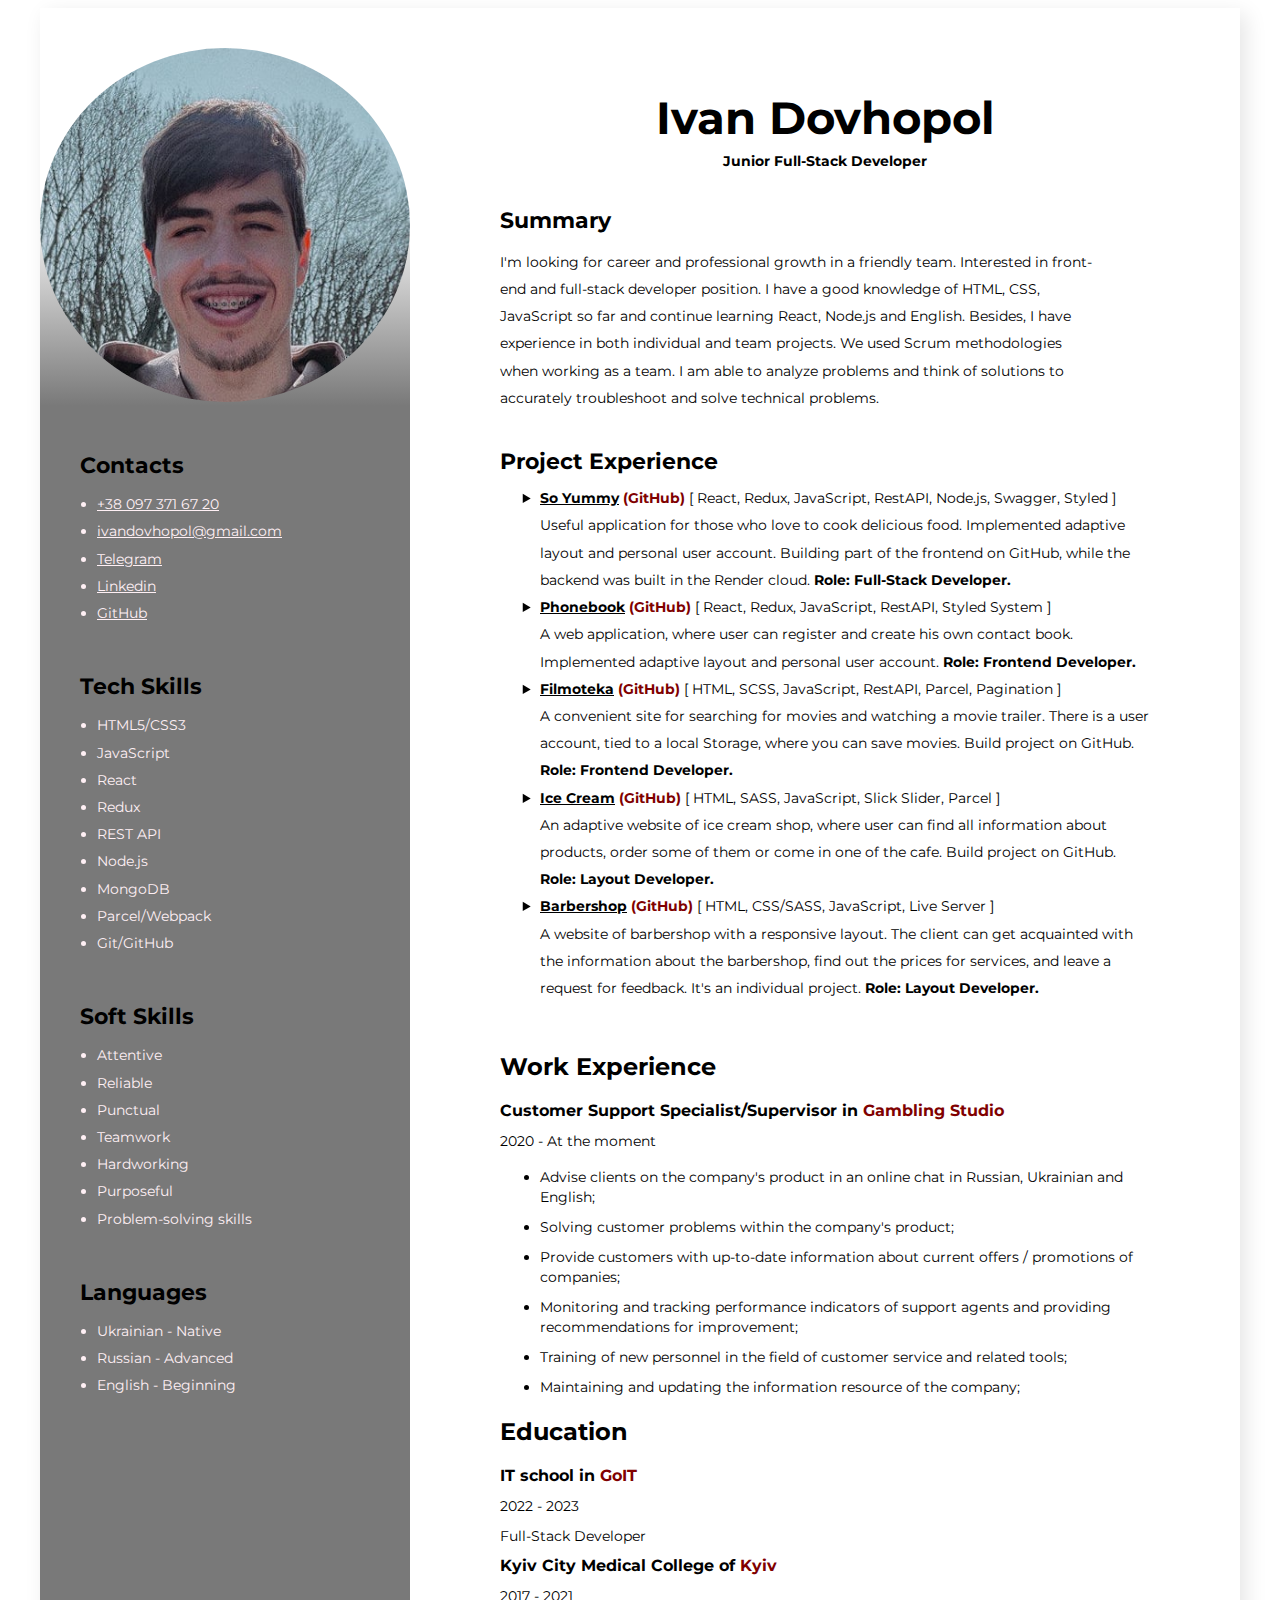
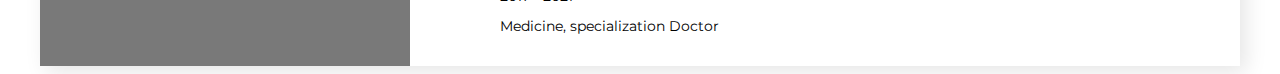
<file: index.html>
<!DOCTYPE html>
<html lang="en">
  <head>
    <meta charset="UTF-8" />
    <meta http-equiv="X-UA-Compatible" content="IE=edge" />
    <meta name="viewport" content="width=device-width, initial-scale=1.0" />
    <link rel="preconnect" href="https://fonts.googleapis.com" />
    <link rel="preconnect" href="https://fonts.gstatic.com" crossorigin />
    <link
      href="https://fonts.googleapis.com/css2?family=Montserrat:wght@400;700&display=swap"
      rel="stylesheet"
    />
    <link rel="stylesheet" href="css/style.css" />
    <title>My resume</title>
  </head>
  <body>
    <!-- Main section -->
    <div class="main-container">
      <!-- Main content section -->
      <div class="content-section">
        <!-- About me section -->
        <header class="header">
          <h1 class="title-name">Ivan Dovhopol</h1>
          <p class="title specialization">Junior Full-Stack Developer</p>
          <h2 class="title-summary">Summary</h2>
          <p class="text">
            I'm looking for career and professional growth in a friendly team.
            Interested in front-end and full-stack developer position. I have a
            good knowledge of HTML, CSS, JavaScript so far and continue learning
            React, Node.js and English. Besides, I have experience in both
            individual and team projects. We used Scrum methodologies when
            working as a team. I am able to analyze problems and think of
            solutions to accurately troubleshoot and solve technical problems.
          </p>
        </header>

        <!-- My Projects section -->
        <section class="projects-section">
          <h2 class="title">Project Experience</h2>

          <ul class="project-list">
            <li class="project-item">
              <div class="wrapper">
                <a
                  href="https://demetryj.github.io/yummy-frontend"
                  target="_blank"
                  class="project-link"
                  ><b>So Yummy</b></a
                >
                <a
                  href="https://github.com/Demetryj/yummy-frontend"
                  target="_blank"
                  class="link github-link"
                  >(GitHub)</a
                >
                <span
                  >[ React, Redux, JavaScript, RestAPI, Node.js, Swagger, Styled
                  ]</span
                >
              </div>
              <span
                >Useful application for those who love to cook delicious food.
                Implemented adaptive layout and personal user account. Building
                part of the frontend on GitHub, while the backend was built in
                the Render cloud. <b>Role: Full-Stack Developer.</b></span
              >
            </li>
            <li class="project-item">
              <div class="wrapper">
                <a
                  href="https://ivandovhopol.github.io/goit-react-hw-08-phonebook/"
                  target="_blank"
                  class="project-link"
                  ><b>Phonebook</b></a
                >
                <a
                  href="https://github.com/IvanDovhopol/goit-react-hw-08-phonebook"
                  target="_blank"
                  class="link github-link"
                  >(GitHub)</a
                >
                <span
                  >[ React, Redux, JavaScript, RestAPI, Styled System ]</span
                >
              </div>
              <span
                >A web application, where user can register and create his own
                contact book. Implemented adaptive layout and personal user
                account. <b>Role: Frontend Developer.</b></span
              >
            </li>
            <li class="project-item">
              <div class="wrapper">
                <a
                  href="https://oleh-semenenko.github.io/filmoteka/"
                  target="_blank"
                  class="project-link"
                  ><b>Filmoteka</b></a
                >
                <a
                  href="https://github.com/Oleh-Semenenko/filmoteka"
                  target="_blank"
                  class="link github-link"
                  >(GitHub)</a
                >
                <span
                  >[ HTML, SCSS, JavaScript, RestAPI, Parcel, Pagination ]</span
                >
              </div>
              <span
                >A convenient site for searching for movies and watching a movie
                trailer. There is a user account, tied to a local Storage, where
                you can save movies. Build project on GitHub.
                <b>Role: Frontend Developer.</b></span
              >
            </li>
            <li class="project-item">
              <div class="wrapper">
                <a
                  href="https://demetryj.github.io/ice-cream-hk/"
                  target="_blank"
                  class="project-link"
                  ><b>Ice Cream</b></a
                >
                <a
                  href="https://github.com/Demetryj/ice-cream-hk"
                  target="_blank"
                  class="link github-link"
                  >(GitHub)</a
                >
                <span>[ HTML, SASS, JavaScript, Slick Slider, Parcel ]</span>
              </div>
              <span
                >An adaptive website of ice cream shop, where user can find all
                information about products, order some of them or come in one of
                the cafe. Build project on GitHub.
                <b>Role: Layout Developer.</b></span
              >
            </li>
            <li class="project-item">
              <div class="wrapper">
                <a
                  href="https://ivandovhopol.github.io/barbershop-v1/"
                  target="_blank"
                  class="project-link"
                  ><b>Barbershop</b></a
                >
                <a
                  href="https://github.com/IvanDovhopol/barbershop-v1"
                  target="_blank"
                  class="link github-link"
                  >(GitHub)</a
                >
                <span>[ HTML, CSS/SASS, JavaScript, Live Server ]</span>
              </div>
              <span
                >A website of barbershop with a responsive layout. The client
                can get acquainted with the information about the barbershop,
                find out the prices for services, and leave a request for
                feedback. It's an individual project.
                <b>Role: Layout Developer.</b></span
              >
            </li>
          </ul>
        </section>

        <!--My work experience -->
        <section class="work-section">
          <h2 class="title">Work Experience</h2>
          <h3 class="subtitle">
            Customer Support Specialist/Supervisor in
            <span class="subtitle-red">Gambling Studio</span>
          </h3>
          <p class="text">2020 - At the moment</p>
          <ul class="responsibilities-list">
            <li class="text">
              Advise clients on the company's product in an online chat in
              Russian, Ukrainian and English;
            </li>
            <li class="text">
              Solving customer problems within the company's product;
            </li>
            <li class="text">
              Provide customers with up-to-date information about current offers
              / promotions of companies;
            </li>
            <li class="text">
              Monitoring and tracking performance indicators of support agents
              and providing recommendations for improvement;
            </li>
            <li class="text">
              Training of new personnel in the field of customer service and
              related tools;
            </li>
            <li class="text">
              Maintaining and updating the information resource of the company;
            </li>
          </ul>
        </section>

        <!--Education section-->
        <section class="education-section">
          <h2 class="title">Education</h2>
          <h3 class="subtitle">
            IT school in
            <a
              class="link subtitle-red"
              href="https://drive.google.com/file/d/1ccbQ_gefhDyZP5eVxQ2iEvSmaaLIFjSy/view?usp=share_link"
              target="_blank"
            >
              GoIT
            </a>
          </h3>
          <p class="text">2022 - 2023</p>
          <p class="text">Full-Stack Developer</p>

          <h3 class="subtitle">
            Kyiv City Medical College of <span class="subtitle-red">Kyiv</span>
          </h3>
          <p class="text">2017 - 2021</p>
          <p class="text">Medicine, specialization Doctor</p>
        </section>
      </div>

      <!--Sidebar section-->
      <footer>
        <aside class="sidebar-section">
          <div class="photo-wrapper">
            <img
              class="my-photo"
              src="img/my_photo.jpg"
              alt="my photo"
              width="370"
              height="354"
            />
          </div>

          <!-- Contacts section -->
          <section class="contact-section">
            <h2 class="title">Contacts</h2>

            <ul class="contact-list">
              <li class="contact-item">
                <a class="contact-link" href="tel:+380973716720">
                  +38 097 371 67 20</a
                >
              </li>
              <li class="contact-item">
                <a class="contact-link" href="mailto:ivandovhopol@gmail.com">
                  ivandovhopol@gmail.com</a
                >
              </li>
              <li class="contact-item">
                <a
                  class="contact-link"
                  target="_blank"
                  href="https://t.me/ivan_dovhopol"
                >
                  Telegram</a
                >
              </li>
              <li class="contact-item">
                <a
                  class="contact-link"
                  target="_blank"
                  href="https://www.linkedin.com/in/ivan-dovhopol-0598b1252"
                >
                  Linkedin</a
                >
              </li>
              <li class="contact-item">
                <a
                  class="contact-link"
                  target="_blank"
                  href="https://github.com/IvanDovhopol"
                >
                  GitHub</a
                >
              </li>
            </ul>
          </section>

          <!-- Tech skills -->
          <section class="tech-section">
            <h2 class="title">Tech Skills</h2>
            <ul class="skills-list">
              <li class="item">HTML5/CSS3</li>
              <li class="item">JavaScript</li>
              <li class="item">React</li>
              <li class="item">Redux</li>
              <li class="item">REST API</li>
              <li class="item">Node.js</li>
              <li class="item">MongoDB</li>
              <li class="item">Parcel/Webpack</li>
              <li class="item">Git/GitHub</li>
            </ul>
          </section>

          <!-- Soft skills -->
          <section class="soft-section">
            <h2 class="title">Soft Skills</h2>
            <ul class="skills-list">
              <li class="item">Attentive</li>
              <li class="item">Reliablе</li>
              <li class="item">Punctual</li>
              <li class="item">Teamwork</li>
              <li class="item">Hardworking</li>
              <li class="item">Purposeful</li>
              <li class="item">Problem-solving skills</li>
            </ul>
          </section>

          <!-- language -->
          <section class="language-section">
            <h2 class="title">Languages</h2>
            <ul class="language-list">
              <li class="item-language">Ukrainian - Native</li>
              <li class="item-language">Russian - Advanced</li>
              <li class="item-language">English - Beginning</li>
            </ul>
          </section>
        </aside>
      </footer>
    </div>
  </body>
</html>
</file>
<file: css/style.css>
body {
  font-family: 'Montserrat', sans-serif;
  background-color: #fff;
}

.list {
  list-style: none;
}

.link {
  text-decoration: none;
}

.main-container {
  display: flex;
  flex-direction: row-reverse;
  width: 1200px;
  background-color: #fff;
  margin: auto;
  box-shadow: 6px 6px 20px rgba(0, 0, 0, 0.1);
}

/* Main content section */
.content-section {
  padding: 100px 90px 20px;
}

.projects-section .title {
  font-weight: 700;
  font-size: 22px;
  line-height: 1.2rem;
  color: #000;
  margin: 0 0 10px 0;
}

.project-list {
  list-style: disclosure-closed;
}

.project-link {
  color: #000;
}

.project-link:hover {
  color: #800000;
}

/* About me section */
.header {
  margin: 0 0 40px 0;
}

.title-name {
  text-align: center;
  font-weight: 700;
  font-size: 45px;
  line-height: 1.2rem;
  color: #000;
  margin: 0;
}

.specialization {
  text-align: center;
  font-weight: 700;
  font-size: 14px;
  line-height: 1.2rem;
  color: #000;
  margin: 25px 0 40px 0;
}

.header .text {
  font-weight: 400;
  font-size: 14px;
  line-height: 1.7rem;
  color: #000;
  margin: 0 0 40px 0;
  width: 600px;
}

.header .text-mark,
.my-projects-item {
  color: #000;
  font-weight: 700;
}

/* My projects */
.projects-section {
  margin-bottom: 50px;
  font-weight: 400;
  font-size: 14px;
  line-height: 1.7rem;
}

.my-projects-text {
  font-weight: 400;
  font-size: 14px;
  line-height: 1.7rem;
  color: #595959;
  margin-left: 10px;
}

.my-projects-link {
  font-weight: 400;
  font-size: 14px;
  line-height: 1.7rem;
  color: #595959;
}

/* My-work-experience */

.subtitle-red {
  color: #800000;
}

.work-section .subtitle {
  font-weight: 700;
  font-size: 16px;
  line-height: 1.25rem;
  color: #000;
  margin: 0 0 10px 0;
}

.education-section .subtitle {
  font-weight: 700;
  font-size: 16px;
  line-height: 1.25rem;
  color: #000;
  margin: 0 0 10px 0;
}

.education-section .text {
  font-weight: 400;
  font-size: 14px;
  line-height: 1.25rem;
  color: #000;
  margin: 0 0 10px 0;
}

.education-section .text-mark,
.work-section .text-mark {
  color: #000;
}

.projects-section .title {
  font-weight: 700;
  font-size: 22px;
  line-height: 1.2rem;
  color: #000;
  margin: 0 0 10px 0;
}

.work-section .text {
  font-weight: 400;
  font-size: 14px;
  line-height: 1.25rem;
  color: #000;
  margin: 0 0 10px 0;
}

.work-list .item {
  font-weight: 400;
  font-size: 14px;
  line-height: 1.7rem;
  color: #595959;
}

.section {
  margin-bottom: 15px;
}

.education-section .subtitle-professional {
  font-weight: 700;
  font-size: 14px;
  line-height: 1.2rem;
  margin-bottom: 12px;
}

/* sidebar */
.sidebar-section {
  width: 370px;
  height: 100%;
  background-color: #797979;
}

.contact-section,
.tech-section,
.soft-section {
  margin: 50px 0 0 40px;
}

.language-section {
  margin: 50px 0 0 40px;
  padding-bottom: 30px;
}

.contact-list {
  padding-left: 17px;
}

.contact-item {
  font-weight: 400;
  font-size: 14px;
  line-height: 1.7rem;
  color: #fff0f5;
}

.contact-section .title,
.tech-section .title,
.soft-section .title,
.language-section .title {
  font-weight: 700;
  font-size: 22px;
  line-height: 1.2rem;
  color: #000;
  margin-bottom: 10px;
}

.title-summary {
  font-weight: 700;
  font-size: 22px;
  line-height: 1.2rem;
}

/* Contact section */
.contact-section .type {
  font-weight: 700;
  font-size: 14px;
  line-height: 1.7rem;
  color: #fff;
  margin-right: 10px;
}

.contact-section .type-messenger {
  font-weight: 700;
  font-size: 14px;
  line-height: 1.7rem;
  color: #fff;
  margin-left: 15px;
  margin-right: 9px;
}

/* Tech skills section*/
.skills-list,
.skills-list,
.language-list,
.my-projects-list {
  padding: 0 0 0 17px;
  color: #fff0f5;
}

/* Soft skills section*/
.skills-list .item,
.contact-link,
.item-language {
  font-weight: 400;
  font-size: 14px;
  line-height: 1.7rem;
  color: #fff0f5;
}

.skills-list .iteiconm:hover {
  color: #fff;
  font-weight: 700;
}

.photo-wrapper {
  background-image: linear-gradient(#fff, #fff, #797979);
  padding-top: 40px;
}

.my-photo {
  border-radius: 50%;
}

.contact-link:hover,
.contact-link:focus {
  color: #800000;
}

.github-link {
  font-weight: 700;
  color: #800000;
}
</file>
